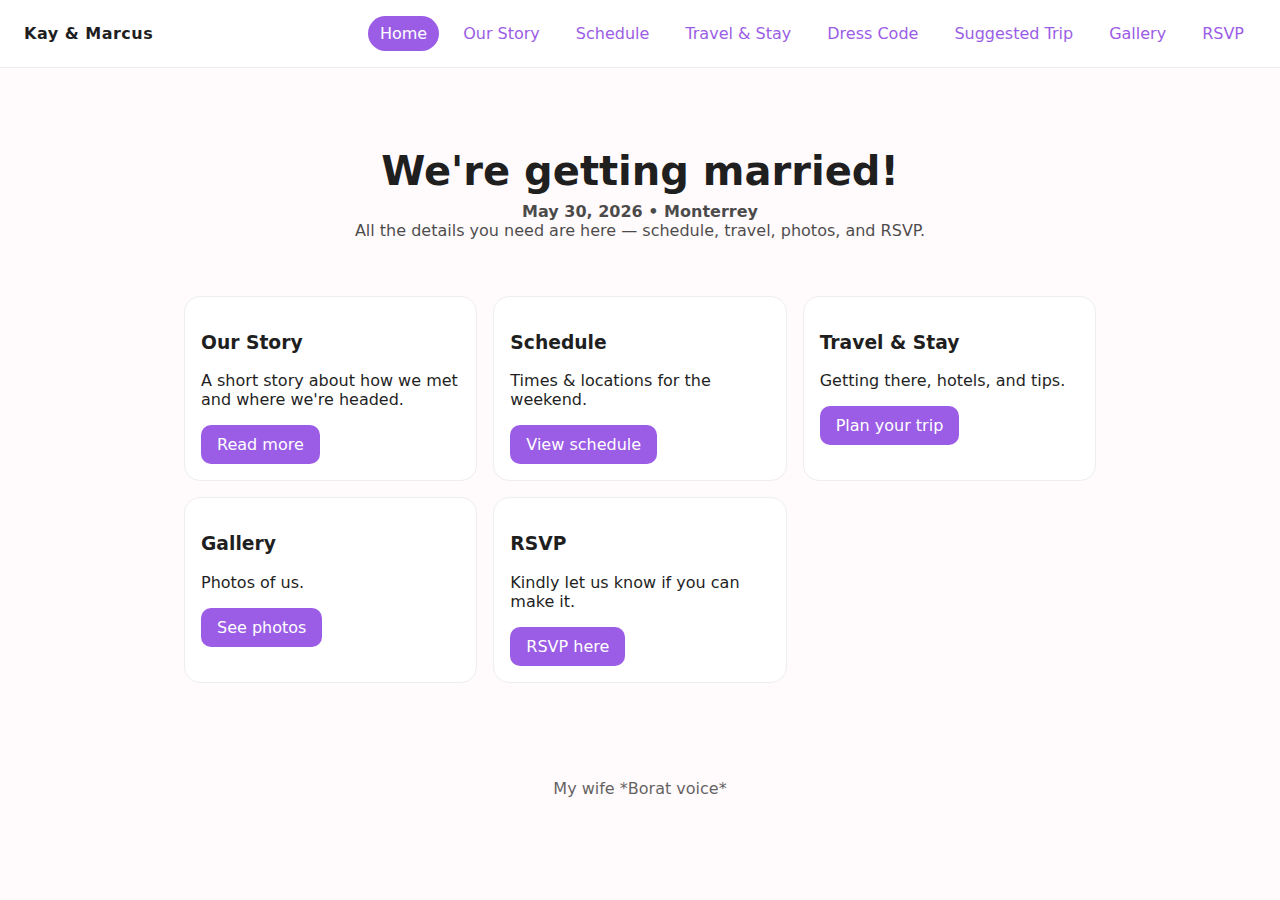
<file: public/index.html>
<!doctype html>
<html lang="en">
<head>
  <meta charset="utf-8" />
  <meta name="viewport" content="width=device-width, initial-scale=1" />
  <title>Marcus & Partner — Wedding</title>
  <link rel="stylesheet" href="assets/style.css" />
</head>
<body>


<header class="header">
  <div class="brand">Kay & Marcus</div>
  <nav class="nav"><a href="index.html" class="active">Home</a><a href="our-story.html" class="">Our Story</a><a href="schedule.html" class="">Schedule</a><a href="travel.html" class="">Travel & Stay</a><a href="dress-code.html" class="">Dress Code</a><a href="suggested-trip.html" class="">Suggested Trip</a><a href="gallery.html" class="">Gallery</a><a href="rsvp.html" class="">RSVP</a></nav>
</header>


  <main class="container">
    <section class="hero">
      <h1>We're getting married!</h1>
      <p><strong>May 30, 2026 • Monterrey</strong></p>
      <p>All the details you need are here — schedule, travel, photos, and RSVP.</p>
    </section>
    <section class="grid">
      <div class="card">
        <h3>Our Story</h3>
        <p>A short story about how we met and where we're headed.</p>
        <a class="btn" href="our-story.html">Read more</a>
      </div>
      <div class="card">
        <h3>Schedule</h3>
        <p>Times & locations for the weekend.</p>
        <a class="btn" href="schedule.html">View schedule</a>
      </div>
      <div class="card">
        <h3>Travel & Stay</h3>
        <p>Getting there, hotels, and tips.</p>
        <a class="btn" href="travel.html">Plan your trip</a>
      </div>
      <div class="card">
        <h3>Gallery</h3>
        <p>Photos of us.</p>
        <a class="btn" href="gallery.html">See photos</a>
      </div>
      <div class="card">
        <h3>RSVP</h3>
        <p>Kindly let us know if you can make it.</p>
        <a class="btn" href="rsvp.html">RSVP here</a>
      </div>
    </section>
  </main>

<footer class="footer">
  <div class="container">My wife *Borat voice*</div>
</footer>

</body>
</html>
</file>
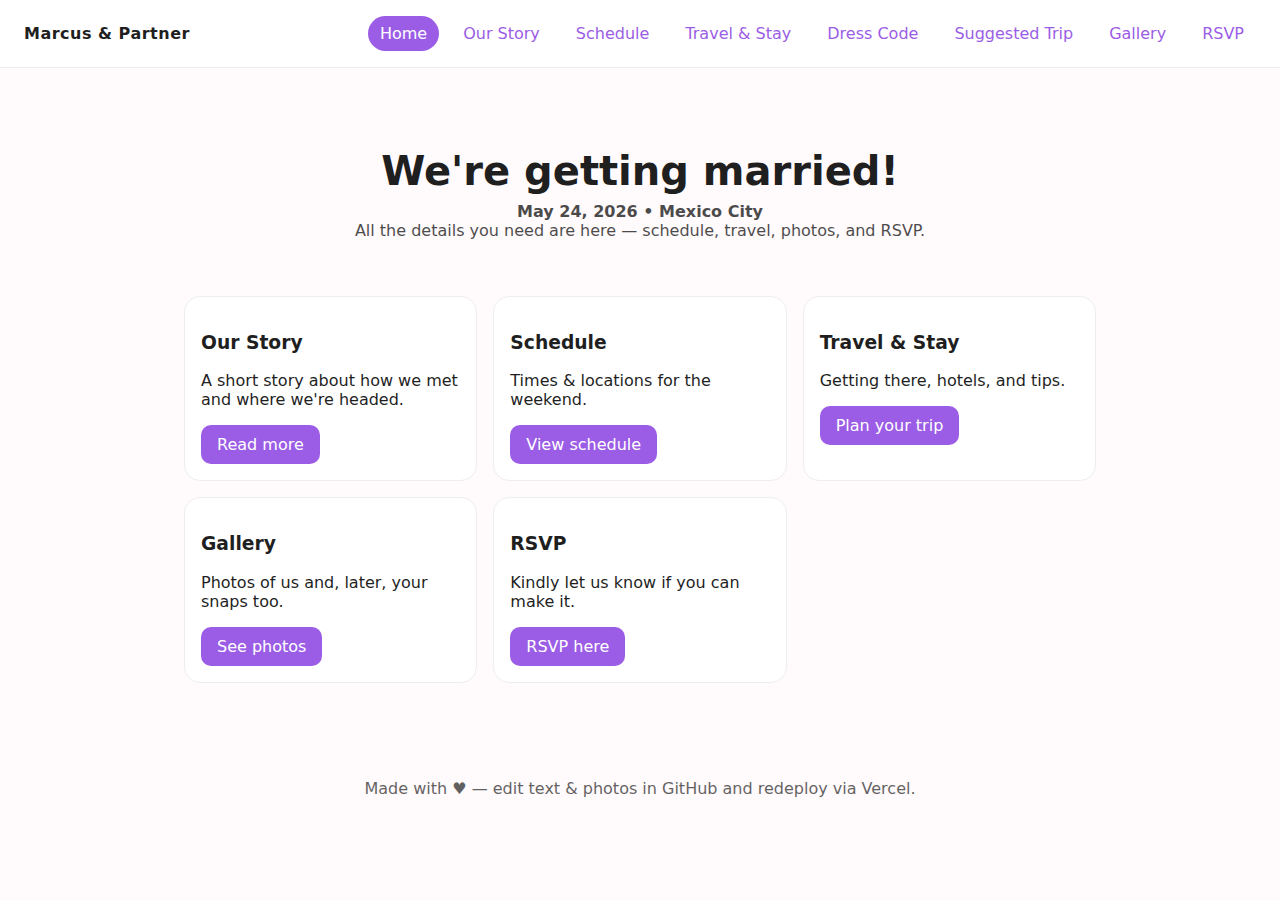
<file: wedding-site-starter-8pages/index.html>
<!doctype html>
<html lang="en">
<head>
  <meta charset="utf-8" />
  <meta name="viewport" content="width=device-width, initial-scale=1" />
  <title>Marcus & Partner — Wedding</title>
  <link rel="stylesheet" href="assets/style.css" />
</head>
<body>


<header class="header">
  <div class="brand">Marcus & Partner</div>
  <nav class="nav"><a href="index.html" class="active">Home</a><a href="our-story.html" class="">Our Story</a><a href="schedule.html" class="">Schedule</a><a href="travel.html" class="">Travel & Stay</a><a href="dress-code.html" class="">Dress Code</a><a href="suggested-trip.html" class="">Suggested Trip</a><a href="gallery.html" class="">Gallery</a><a href="rsvp.html" class="">RSVP</a></nav>
</header>


  <main class="container">
    <section class="hero">
      <h1>We're getting married!</h1>
      <p><strong>May 24, 2026 • Mexico City</strong></p>
      <p>All the details you need are here — schedule, travel, photos, and RSVP.</p>
    </section>
    <section class="grid">
      <div class="card">
        <h3>Our Story</h3>
        <p>A short story about how we met and where we're headed.</p>
        <a class="btn" href="our-story.html">Read more</a>
      </div>
      <div class="card">
        <h3>Schedule</h3>
        <p>Times & locations for the weekend.</p>
        <a class="btn" href="schedule.html">View schedule</a>
      </div>
      <div class="card">
        <h3>Travel & Stay</h3>
        <p>Getting there, hotels, and tips.</p>
        <a class="btn" href="travel.html">Plan your trip</a>
      </div>
      <div class="card">
        <h3>Gallery</h3>
        <p>Photos of us and, later, your snaps too.</p>
        <a class="btn" href="gallery.html">See photos</a>
      </div>
      <div class="card">
        <h3>RSVP</h3>
        <p>Kindly let us know if you can make it.</p>
        <a class="btn" href="rsvp.html">RSVP here</a>
      </div>
    </section>
  </main>

<footer class="footer">
  <div class="container">Made with ♥ — edit text & photos in GitHub and redeploy via Vercel.</div>
</footer>

</body>
</html>
</file>
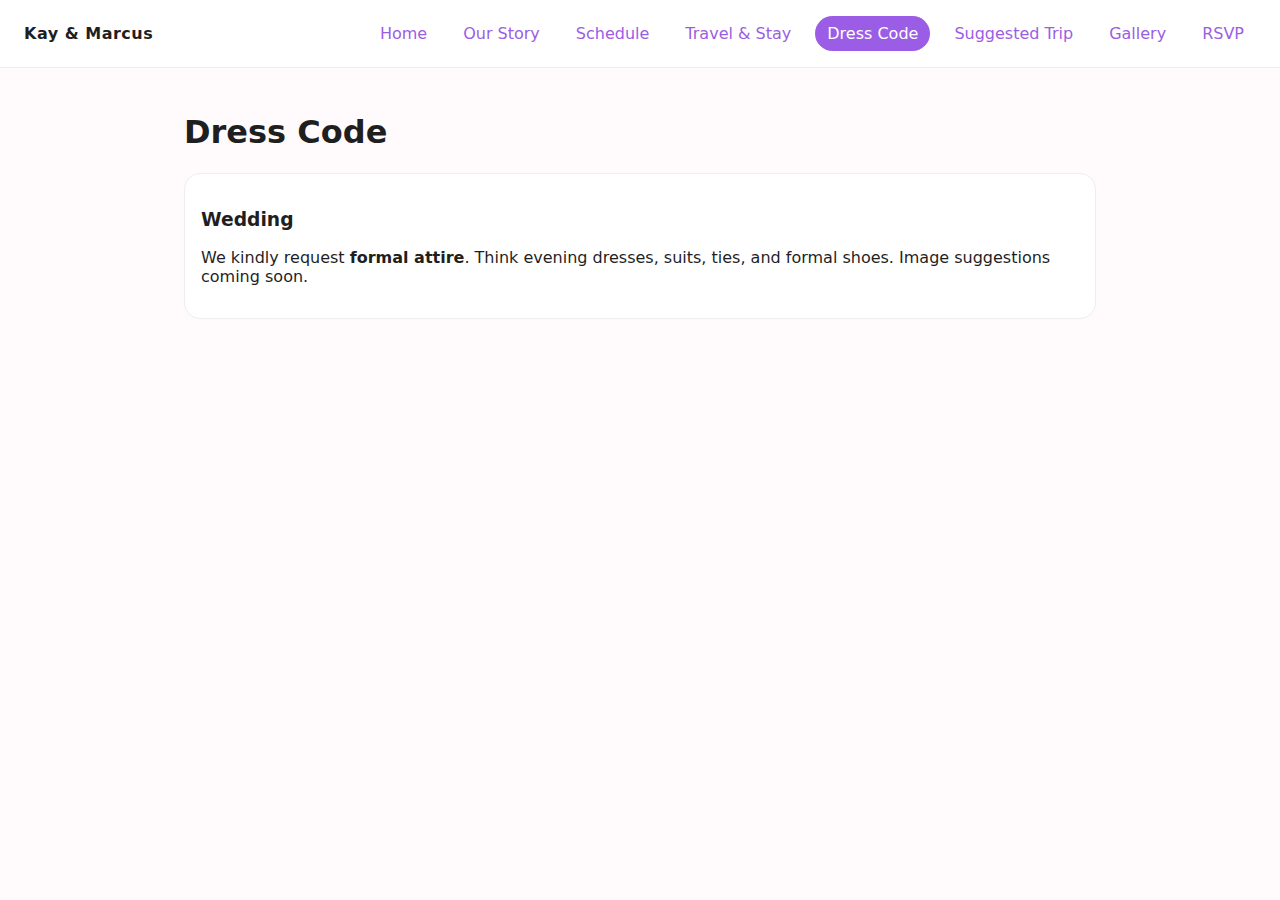
<file: public/dress-code.html>
<!doctype html>
<html lang="en">
<head>
  <meta charset="utf-8" />
  <meta name="viewport" content="width=device-width, initial-scale=1" />
  <title>Dress Code — Wedding</title>
  <link rel="stylesheet" href="assets/style.css" />
</head>
<body>
  
<header class="header">
  <div class="brand">Kay & Marcus</div>
  <nav class="nav"><a href="index.html" class="">Home</a><a href="our-story.html" class="">Our Story</a><a href="schedule.html" class="">Schedule</a><a href="travel.html" class="">Travel & Stay</a><a href="dress-code.html" class="active">Dress Code</a><a href="suggested-trip.html" class="">Suggested Trip</a><a href="gallery.html" class="">Gallery</a><a href="rsvp.html" class="">RSVP</a></nav>
</header>

  <main class="container">
    <h1>Dress Code</h1>
    <div class="card">
      <h3>Wedding</h3>
      <p>We kindly request <strong>formal attire</strong>. Think evening dresses, suits, ties, and formal shoes. Image suggestions coming soon.</p>
    </div>
  </main>
  
<footer class="footer">
  <div class="container"></div>
</footer>

</body>
</html>
</file>
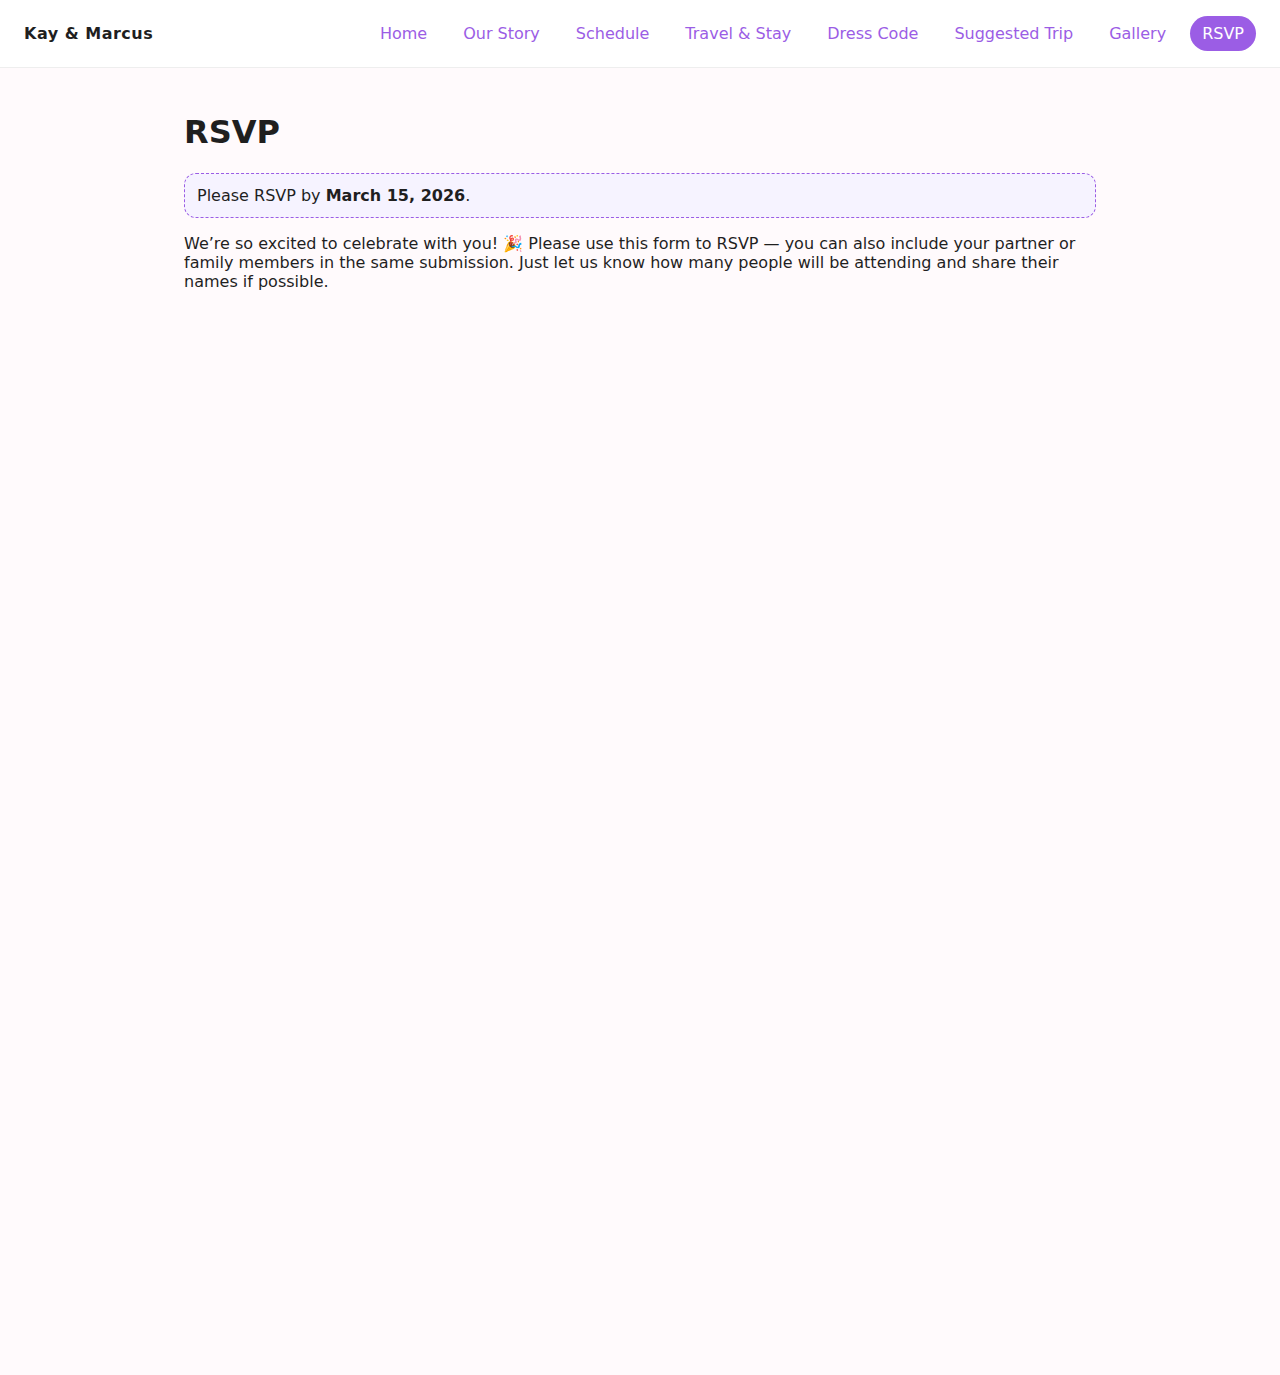
<file: public/rsvp.html>
<!doctype html>
<html lang="en">
<head>
  <meta charset="utf-8" />
  <meta name="viewport" content="width=device-width, initial-scale=1" />
  <title>RSVP — Wedding</title>
  <link rel="stylesheet" href="assets/style.css" />
</head>
<body>


<header class="header">
  <div class="brand">Kay & Marcus</div>
  <nav class="nav"><a href="index.html" class="">Home</a><a href="our-story.html" class="">Our Story</a><a href="schedule.html" class="">Schedule</a><a href="travel.html" class="">Travel & Stay</a><a href="dress-code.html" class="">Dress Code</a><a href="suggested-trip.html" class="">Suggested Trip</a><a href="gallery.html" class="">Gallery</a><a href="rsvp.html" class="active">RSVP</a></nav>
</header>


  <main class="container">
    <h1>RSVP</h1>
    <p class="notice">Please RSVP by <strong>March 15, 2026</strong>.</p>
    <p>We’re so excited to celebrate with you! 🎉 
      Please use this form to RSVP — you can also include your partner or family members in the same submission. 
      Just let us know how many people will be attending and share their names if possible.</p>
  <div class="form-wrap">
<iframe
    class="embed"
    src="https://docs.google.com/forms/d/e/1FAIpQLSdrIuS14TsDlGutwaxdxyowhXV_WQ05ug75Ub0MU2lhSHomKg/viewform?embedded=true"
    loading="lazy"
    frameborder="0"
    marginheight="0"
    marginwidth="0"
    allowfullscreen
  >Loading…</iframe> 
  </div>
<footer class="footer">
  <div class="container"></div>
</footer>

</body>
</html>
</file>
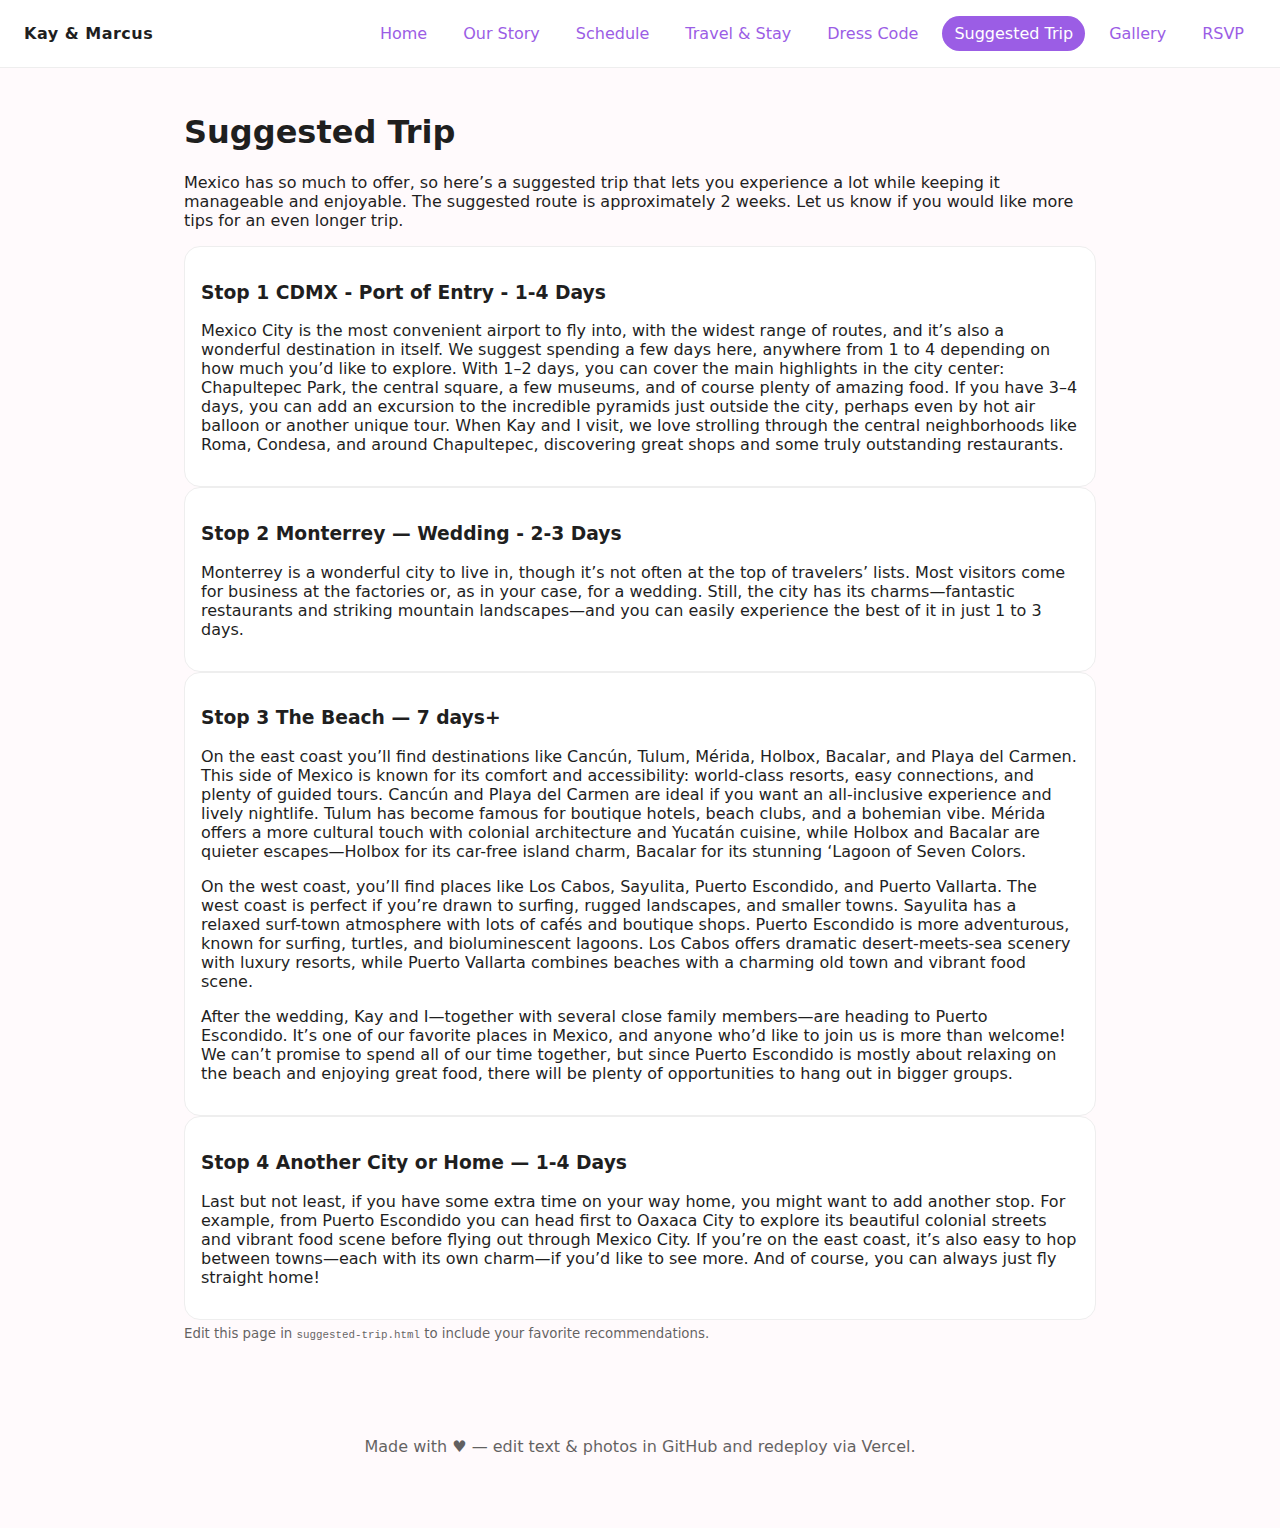
<file: public/suggested-trip.html>
<!doctype html>
<html lang="en">
<head>
  <meta charset="utf-8" />
  <meta name="viewport" content="width=device-width, initial-scale=1" />
  <title>Suggested Trip — Wedding</title>
  <link rel="stylesheet" href="assets/style.css" />
</head>
<body>
  
<header class="header">
  <div class="brand">Kay & Marcus</div>
  <nav class="nav"><a href="index.html" class="">Home</a><a href="our-story.html" class="">Our Story</a><a href="schedule.html" class="">Schedule</a><a href="travel.html" class="">Travel & Stay</a><a href="dress-code.html" class="">Dress Code</a><a href="suggested-trip.html" class="active">Suggested Trip</a><a href="gallery.html" class="">Gallery</a><a href="rsvp.html" class="">RSVP</a></nav>
</header>

  <main class="container">
    <h1>Suggested Trip</h1>
    <p> Mexico has so much to offer, so here’s a suggested trip that lets you experience a lot while keeping it manageable and enjoyable. The suggested route is approximately 2 weeks. Let us know if you would like more tips for an even longer trip.</p>
    <div class="card">
      <h3>Stop 1 CDMX - Port of Entry - 1-4 Days</h3>
      <p>Mexico City is the most convenient airport to fly into, with the widest range of routes, and it’s also a wonderful destination in itself. We suggest spending a few days here, anywhere from 1 to 4 depending on how much you’d like to explore. With 1–2 days, you can cover the main highlights in the city center: Chapultepec Park, the central square, a few museums, and of course plenty of amazing food. If you have 3–4 days, you can add an excursion to the incredible pyramids just outside the city, perhaps even by hot air balloon or another unique tour. When Kay and I visit, we love strolling through the central neighborhoods like Roma, Condesa, and around Chapultepec, discovering great shops and some truly outstanding restaurants.</p>
    </div>
    <div class="card">
      <h3>Stop 2 Monterrey — Wedding - 2-3 Days</h3>
      <p>Monterrey is a wonderful city to live in, though it’s not often at the top of travelers’ lists. Most visitors come for business at the factories or, as in your case, for a wedding. Still, the city has its charms—fantastic restaurants and striking mountain landscapes—and you can easily experience the best of it in just 1 to 3 days.</p>
    </div>
    <div class="card">
      <h3>Stop 3 The Beach — 7 days+ </h3>
      <p>On the east coast you’ll find destinations like Cancún, Tulum, Mérida, Holbox, Bacalar, and Playa del Carmen. This side of Mexico is known for its comfort and accessibility: world-class resorts, easy connections, and plenty of guided tours. Cancún and Playa del Carmen are ideal if you want an all-inclusive experience and lively nightlife. Tulum has become famous for boutique hotels, beach clubs, and a bohemian vibe. Mérida offers a more cultural touch with colonial architecture and Yucatán cuisine, while Holbox and Bacalar are quieter escapes—Holbox for its car-free island charm, Bacalar for its stunning ‘Lagoon of Seven Colors.</p>
      <p>On the west coast, you’ll find places like Los Cabos, Sayulita, Puerto Escondido, and Puerto Vallarta. The west coast is perfect if you’re drawn to surfing, rugged landscapes, and smaller towns. Sayulita has a relaxed surf-town atmosphere with lots of cafés and boutique shops. Puerto Escondido is more adventurous, known for surfing, turtles, and bioluminescent lagoons. Los Cabos offers dramatic desert-meets-sea scenery with luxury resorts, while Puerto Vallarta combines beaches with a charming old town and vibrant food scene.</p>
      <p>After the wedding, Kay and I—together with several close family members—are heading to Puerto Escondido. It’s one of our favorite places in Mexico, and anyone who’d like to join us is more than welcome! We can’t promise to spend all of our time together, but since Puerto Escondido is mostly about relaxing on the beach and enjoying great food, there will be plenty of opportunities to hang out in bigger groups.</p>
    </div>
    <div class="card">
      <h3>Stop 4 Another City or Home — 1-4 Days</h3>
      <p>Last but not least, if you have some extra time on your way home, you might want to add another stop. For example, from Puerto Escondido you can head first to Oaxaca City to explore its beautiful colonial streets and vibrant food scene before flying out through Mexico City. If you’re on the east coast, it’s also easy to hop between towns—each with its own charm—if you’d like to see more. And of course, you can always just fly straight home!</p>
    </div>
    <small class="hint">Edit this page in <code>suggested-trip.html</code> to include your favorite recommendations.</small>
  </main>
  
<footer class="footer">
  <div class="container">Made with ♥ — edit text & photos in GitHub and redeploy via Vercel.</div>
</footer>

</body>
</html>
</file>
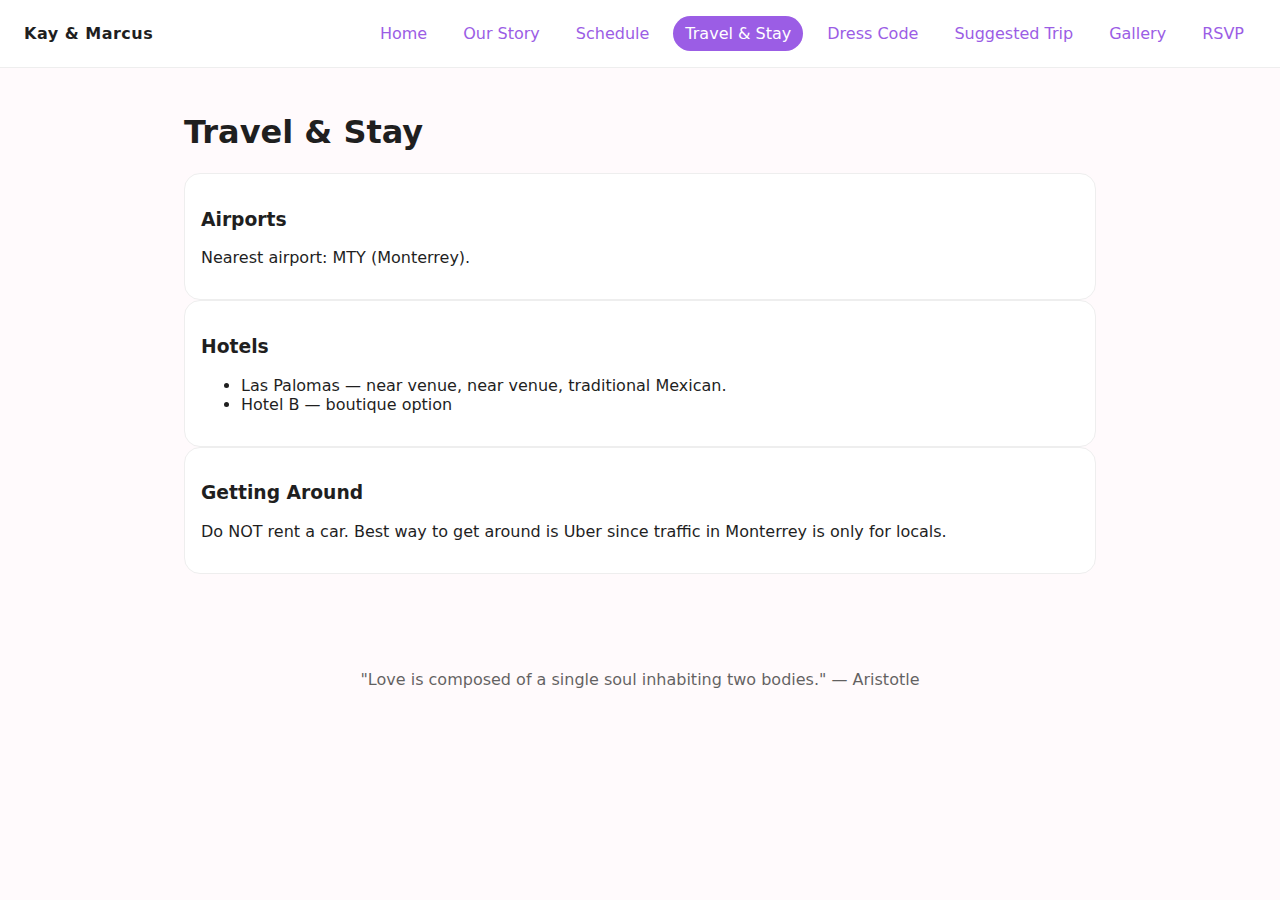
<file: public/travel.html>
<!doctype html>
<html lang="en">
<head>
  <meta charset="utf-8" />
  <meta name="viewport" content="width=device-width, initial-scale=1" />
  <title>Travel & Stay — Wedding</title>
  <link rel="stylesheet" href="assets/style.css" />
</head>
<body>


<header class="header">
  <div class="brand">Kay & Marcus</div>
  <nav class="nav"><a href="index.html" class="">Home</a><a href="our-story.html" class="">Our Story</a><a href="schedule.html" class="">Schedule</a><a href="travel.html" class="active">Travel & Stay</a><a href="dress-code.html" class="">Dress Code</a><a href="suggested-trip.html" class="">Suggested Trip</a><a href="gallery.html" class="">Gallery</a><a href="rsvp.html" class="">RSVP</a></nav>
</header>


  <main class="container">
    <h1>Travel & Stay</h1>
    <div class="card">
      <h3>Airports</h3>
      <p>Nearest airport: MTY (Monterrey).</p>
    </div>
    <div class="card">
      <h3>Hotels</h3>
      <ul>
        <li>Las Palomas — near venue, near venue, traditional Mexican.</li>
        <li>Hotel B — boutique option</li>
      </ul>
    </div>
    <div class="card">
      <h3>Getting Around</h3>
      <p>Do NOT rent a car. Best way to get around is Uber since traffic in Monterrey is only for locals.</p>
    </div>
  </main>

<footer class="footer">
  <div class="container">"Love is composed of a single soul inhabiting two bodies." — Aristotle</div>
</footer>

</body>
</html>
</file>
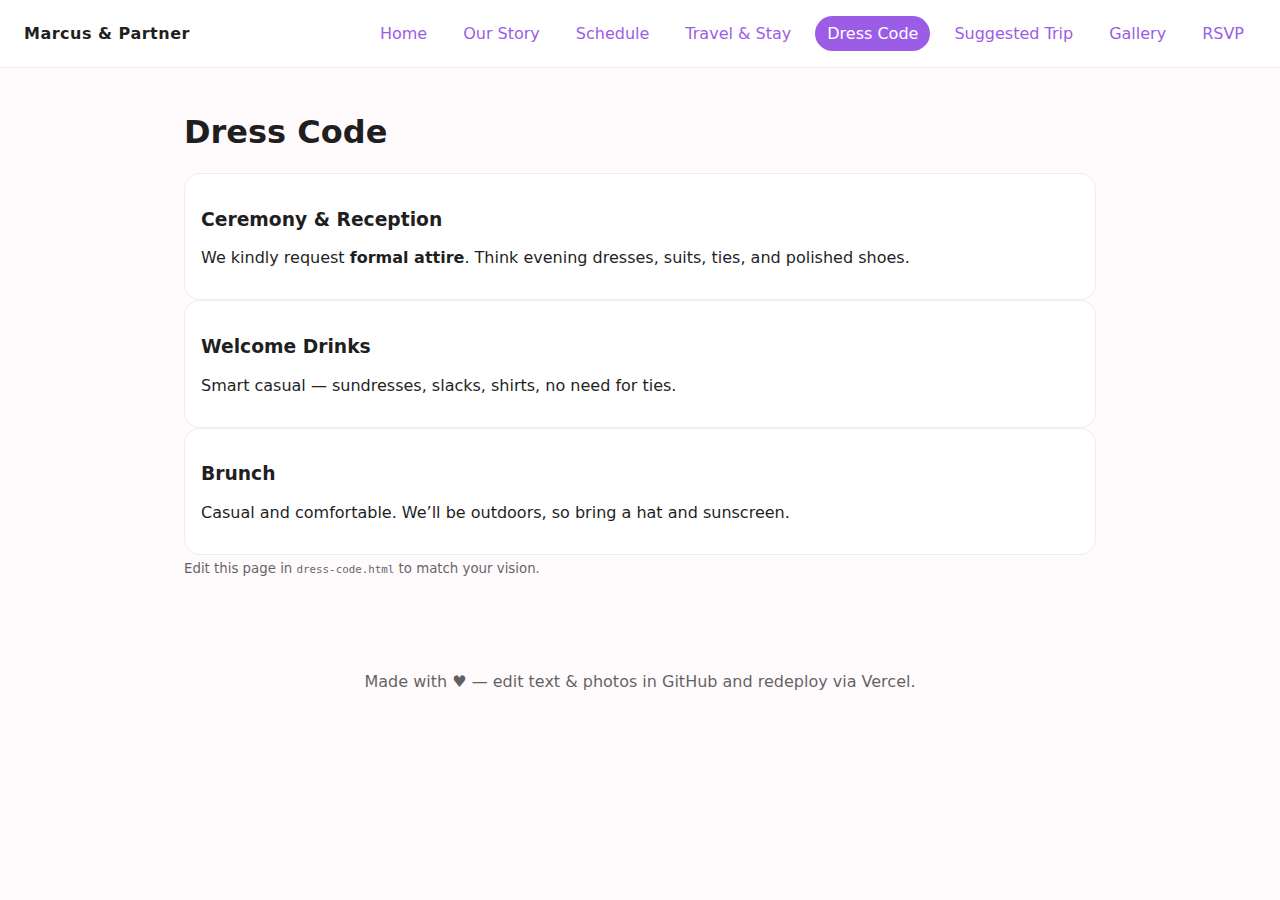
<file: wedding-site-starter-8pages/dress-code.html>
<!doctype html>
<html lang="en">
<head>
  <meta charset="utf-8" />
  <meta name="viewport" content="width=device-width, initial-scale=1" />
  <title>Dress Code — Wedding</title>
  <link rel="stylesheet" href="assets/style.css" />
</head>
<body>
  
<header class="header">
  <div class="brand">Marcus & Partner</div>
  <nav class="nav"><a href="index.html" class="">Home</a><a href="our-story.html" class="">Our Story</a><a href="schedule.html" class="">Schedule</a><a href="travel.html" class="">Travel & Stay</a><a href="dress-code.html" class="active">Dress Code</a><a href="suggested-trip.html" class="">Suggested Trip</a><a href="gallery.html" class="">Gallery</a><a href="rsvp.html" class="">RSVP</a></nav>
</header>

  <main class="container">
    <h1>Dress Code</h1>
    <div class="card">
      <h3>Ceremony & Reception</h3>
      <p>We kindly request <strong>formal attire</strong>. Think evening dresses, suits, ties, and polished shoes.</p>
    </div>
    <div class="card">
      <h3>Welcome Drinks</h3>
      <p>Smart casual — sundresses, slacks, shirts, no need for ties.</p>
    </div>
    <div class="card">
      <h3>Brunch</h3>
      <p>Casual and comfortable. We’ll be outdoors, so bring a hat and sunscreen.</p>
    </div>
    <small class="hint">Edit this page in <code>dress-code.html</code> to match your vision.</small>
  </main>
  
<footer class="footer">
  <div class="container">Made with ♥ — edit text & photos in GitHub and redeploy via Vercel.</div>
</footer>

</body>
</html>
</file>
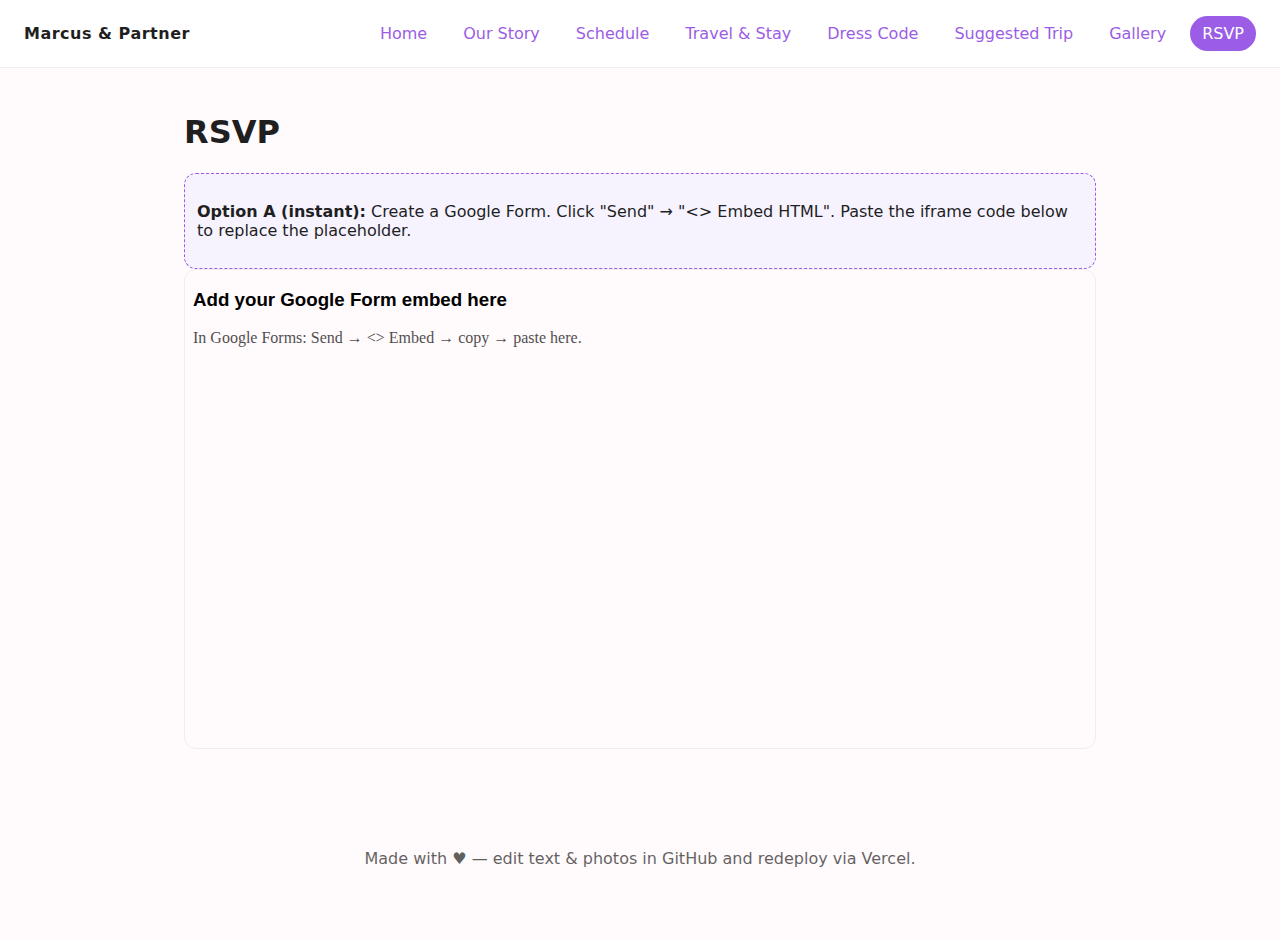
<file: wedding-site-starter-8pages/rsvp.html>
<!doctype html>
<html lang="en">
<head>
  <meta charset="utf-8" />
  <meta name="viewport" content="width=device-width, initial-scale=1" />
  <title>RSVP — Wedding</title>
  <link rel="stylesheet" href="assets/style.css" />
</head>
<body>


<header class="header">
  <div class="brand">Marcus & Partner</div>
  <nav class="nav"><a href="index.html" class="">Home</a><a href="our-story.html" class="">Our Story</a><a href="schedule.html" class="">Schedule</a><a href="travel.html" class="">Travel & Stay</a><a href="dress-code.html" class="">Dress Code</a><a href="suggested-trip.html" class="">Suggested Trip</a><a href="gallery.html" class="">Gallery</a><a href="rsvp.html" class="active">RSVP</a></nav>
</header>


  <main class="container">
    <h1>RSVP</h1>
    <div class="notice">
      <p><strong>Option A (instant):</strong> Create a Google Form. Click "Send" → "<> Embed HTML". Paste the iframe code below to replace the placeholder.</p>
    </div>
    <!-- Replace this iframe with your own Google Form embed -->
    <iframe title="RSVP Form" srcdoc="<h3 style='font-family:sans-serif'>Add your Google Form embed here</h3><p style='opacity:.7'>In Google Forms: Send → &lt;&gt; Embed → copy → paste here.</p>" style="width:100%; min-height:480px; border:1px solid #eee; border-radius:12px;"></iframe>
  </main>

<footer class="footer">
  <div class="container">Made with ♥ — edit text & photos in GitHub and redeploy via Vercel.</div>
</footer>

</body>
</html>
</file>
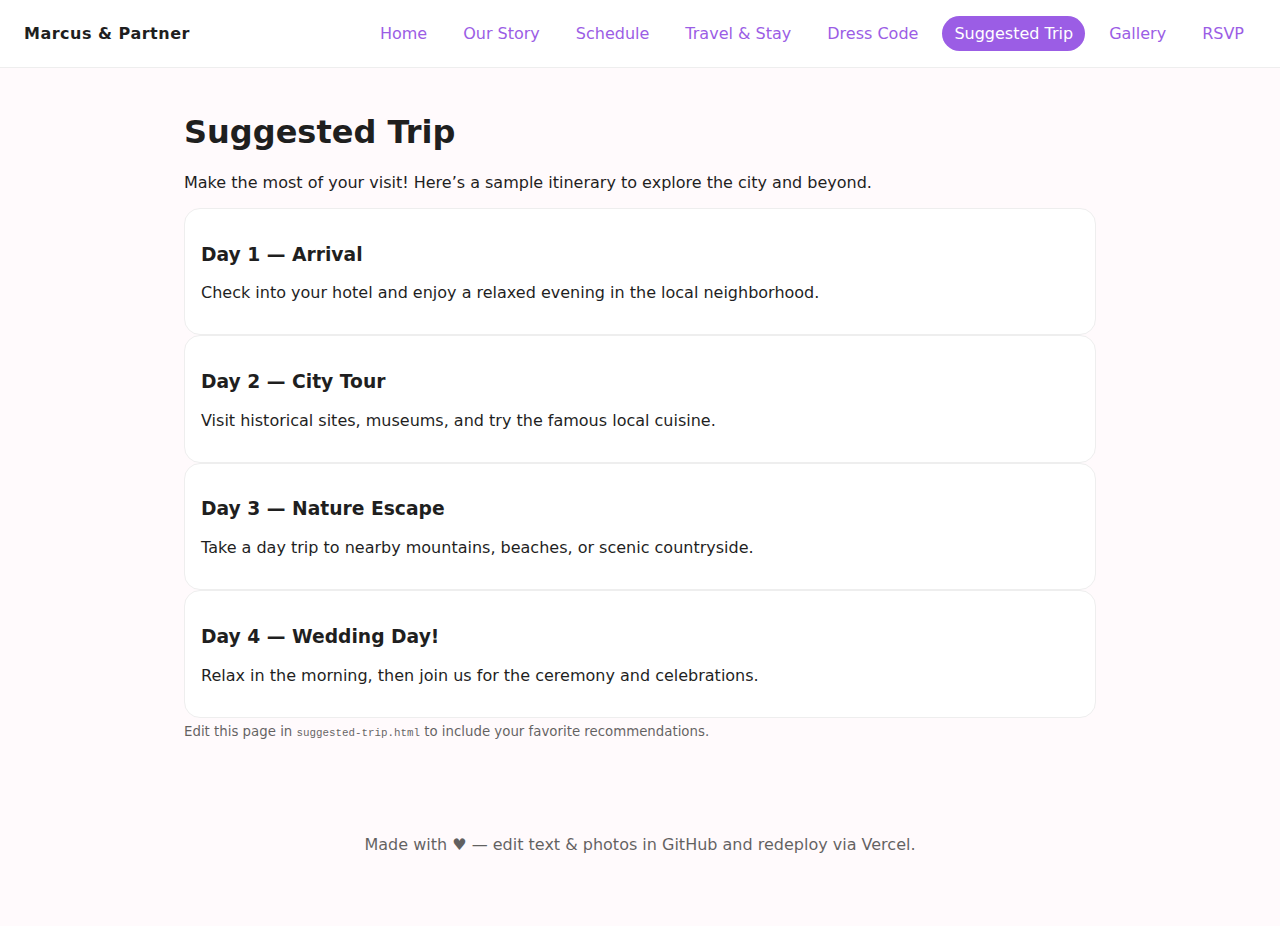
<file: wedding-site-starter-8pages/suggested-trip.html>
<!doctype html>
<html lang="en">
<head>
  <meta charset="utf-8" />
  <meta name="viewport" content="width=device-width, initial-scale=1" />
  <title>Suggested Trip — Wedding</title>
  <link rel="stylesheet" href="assets/style.css" />
</head>
<body>
  
<header class="header">
  <div class="brand">Marcus & Partner</div>
  <nav class="nav"><a href="index.html" class="">Home</a><a href="our-story.html" class="">Our Story</a><a href="schedule.html" class="">Schedule</a><a href="travel.html" class="">Travel & Stay</a><a href="dress-code.html" class="">Dress Code</a><a href="suggested-trip.html" class="active">Suggested Trip</a><a href="gallery.html" class="">Gallery</a><a href="rsvp.html" class="">RSVP</a></nav>
</header>

  <main class="container">
    <h1>Suggested Trip</h1>
    <p>Make the most of your visit! Here’s a sample itinerary to explore the city and beyond.</p>
    <div class="card">
      <h3>Day 1 — Arrival</h3>
      <p>Check into your hotel and enjoy a relaxed evening in the local neighborhood.</p>
    </div>
    <div class="card">
      <h3>Day 2 — City Tour</h3>
      <p>Visit historical sites, museums, and try the famous local cuisine.</p>
    </div>
    <div class="card">
      <h3>Day 3 — Nature Escape</h3>
      <p>Take a day trip to nearby mountains, beaches, or scenic countryside.</p>
    </div>
    <div class="card">
      <h3>Day 4 — Wedding Day!</h3>
      <p>Relax in the morning, then join us for the ceremony and celebrations.</p>
    </div>
    <small class="hint">Edit this page in <code>suggested-trip.html</code> to include your favorite recommendations.</small>
  </main>
  
<footer class="footer">
  <div class="container">Made with ♥ — edit text & photos in GitHub and redeploy via Vercel.</div>
</footer>

</body>
</html>
</file>
<file: public/assets/style.css>
:root { --accent: #9b5de5; --bg: #fffafc; --ink: #1f1f1f; }
* { box-sizing: border-box; }
html, body { margin: 0; padding: 0; font-family: ui-sans-serif, system-ui, -apple-system, Segoe UI, Roboto, Arial, sans-serif; color: var(--ink); background: var(--bg); }
a { color: var(--accent); text-decoration: none; }
.container { max-width: 960px; margin: 0 auto; padding: 24px; }
.header { display: flex; gap: 16px; align-items: center; justify-content: space-between; padding: 16px 24px; background: white; border-bottom: 1px solid #eee; position: sticky; top: 0; z-index: 5; }
.brand { font-weight: 700; letter-spacing: 0.5px; }
.nav { display: flex; gap: 12px; flex-wrap: wrap; }
.nav a { padding: 8px 12px; border-radius: 999px; }
.nav a.active, .nav a:hover { background: var(--accent); color: white; }
.hero { padding: 56px 0; text-align: center; }
.hero h1 { font-size: 40px; margin: 0 0 8px; }
.hero p { margin: 0; opacity: 0.8; }
.grid { display: grid; grid-template-columns: repeat(auto-fill, minmax(220px, 1fr)); gap: 16px; }
.card { background: white; border: 1px solid #eee; border-radius: 16px; padding: 16px; }
.footer { padding: 48px 24px; text-align: center; opacity: 0.7; }
.btn { display: inline-block; background: var(--accent); color: white; padding: 10px 16px; border-radius: 10px; }
img.responsive { width: 100%; height: auto; border-radius: 12px; }
.notice { background: #f6f3ff; border: 1px dashed var(--accent); padding: 12px; border-radius: 12px; }
label { display: block; margin: 12px 0 4px; }
input, textarea { width: 100%; padding: 10px; border: 1px solid #ddd; border-radius: 10px; background: white; }
ul.timeline { list-style: none; padding: 0; }
ul.timeline li { padding: 12px 0; border-bottom: 1px solid #eee; }
small.hint { display: block; opacity: .7; margin-top: 6px; }
.form-wrap { 
  width: 100%;
  max-width: 960px;   /* matches your container width */
  margin: 0 auto;
}

.embed {
  display: block;
  width: 100%;
  max-width: 100%;
  border: 0;
  border-radius: 12px;
  min-height: 900px;  /* nice desktop height; adjust if you want */
}

/* Mobile tweaks */
@media (max-width: 640px) {
  /* Make the form feel edge-to-edge on phones */
  .form-wrap { 
    width: 100%;
  }
  .embed {
    min-height: 100svh;  /* fill the phone’s viewport height */
  }
}
</file>
<file: wedding-site-starter-8pages/assets/style.css>
:root { --accent: #9b5de5; --bg: #fffafc; --ink: #1f1f1f; }
* { box-sizing: border-box; }
html, body { margin: 0; padding: 0; font-family: ui-sans-serif, system-ui, -apple-system, Segoe UI, Roboto, Arial, sans-serif; color: var(--ink); background: var(--bg); }
a { color: var(--accent); text-decoration: none; }
.container { max-width: 960px; margin: 0 auto; padding: 24px; }
.header { display: flex; gap: 16px; align-items: center; justify-content: space-between; padding: 16px 24px; background: white; border-bottom: 1px solid #eee; position: sticky; top: 0; z-index: 5; }
.brand { font-weight: 700; letter-spacing: 0.5px; }
.nav { display: flex; gap: 12px; flex-wrap: wrap; }
.nav a { padding: 8px 12px; border-radius: 999px; }
.nav a.active, .nav a:hover { background: var(--accent); color: white; }
.hero { padding: 56px 0; text-align: center; }
.hero h1 { font-size: 40px; margin: 0 0 8px; }
.hero p { margin: 0; opacity: 0.8; }
.grid { display: grid; grid-template-columns: repeat(auto-fill, minmax(220px, 1fr)); gap: 16px; }
.card { background: white; border: 1px solid #eee; border-radius: 16px; padding: 16px; }
.footer { padding: 48px 24px; text-align: center; opacity: 0.7; }
.btn { display: inline-block; background: var(--accent); color: white; padding: 10px 16px; border-radius: 10px; }
img.responsive { width: 100%; height: auto; border-radius: 12px; }
.notice { background: #f6f3ff; border: 1px dashed var(--accent); padding: 12px; border-radius: 12px; }
label { display: block; margin: 12px 0 4px; }
input, textarea { width: 100%; padding: 10px; border: 1px solid #ddd; border-radius: 10px; background: white; }
ul.timeline { list-style: none; padding: 0; }
ul.timeline li { padding: 12px 0; border-bottom: 1px solid #eee; }
small.hint { display: block; opacity: .7; margin-top: 6px; }
</file>
